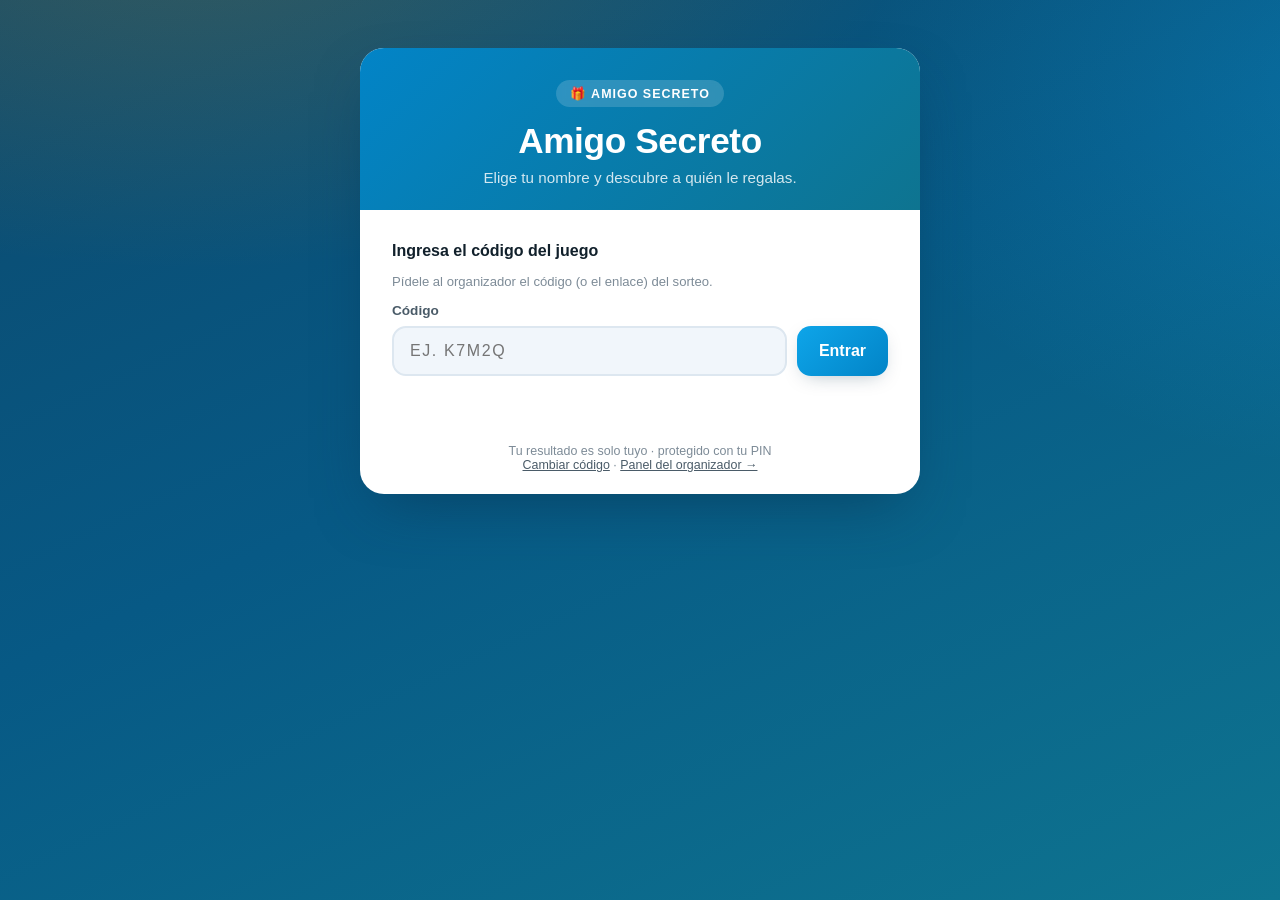
<file: index.html>
<!DOCTYPE html>
<html lang="es">
<head>
    <meta charset="UTF-8">
    <meta name="viewport" content="width=device-width, initial-scale=1.0, viewport-fit=cover">
    <meta name="theme-color" content="#0c4a6e">
    <meta name="description" content="Entra al amigo secreto, elige tu nombre y descubre a quién le regalas.">
    <title>Amigo Secreto 🎁</title>
    <link rel="icon" type="image/svg+xml" href="favicon.svg">
    <link rel="apple-touch-icon" href="apple-touch-icon.png">
    <link rel="manifest" href="manifest.webmanifest">
    <meta name="mobile-web-app-capable" content="yes">
    <meta name="apple-mobile-web-app-capable" content="yes">
    <meta name="apple-mobile-web-app-status-bar-style" content="black-translucent">
    <meta name="apple-mobile-web-app-title" content="Amigo Secreto">
    <link rel="stylesheet" href="css/styles.css">
</head>
<body>
    <main class="app" role="main">
        <header class="app__header">
            <span class="app__badge">🎁 Amigo Secreto</span>
            <h1 class="app__title" id="gameTitle">Amigo Secreto</h1>
            <p class="app__subtitle">Elige tu nombre y descubre a quién le regalas.</p>
        </header>

        <nav class="tabs" id="tabs" hidden>
            <button class="tab is-active" type="button" data-view="reveal">🎁 Mi amigo secreto</button>
            <button class="tab" type="button" data-view="wishlists">📝 Listas de deseos</button>
        </nav>

        <div class="app__body">
            <!-- Pantallas a página completa -->
            <section class="screen is-active" id="stateLoading">
                <div class="loading"><div class="spinner"></div><p style="margin-top:14px;">Conectando…</p></div>
            </section>

            <section class="screen" id="stateConfig">
                <div class="state">
                    <div class="state__emoji">⚙️</div>
                    <h2>Falta configurar el proyecto</h2>
                    <p>Edita <code>js/firebase-config.js</code> con los datos de tu proyecto de Firebase.</p>
                </div>
            </section>

            <section class="screen" id="stateCode">
                <h2 class="section-title">Ingresa el código del juego</h2>
                <p class="hint" style="margin:0 0 14px;">Pídele al organizador el código (o el enlace) del sorteo.</p>
                <label class="field-label" for="codeInput">Código</label>
                <div class="add-row">
                    <input class="input" type="text" id="codeInput" maxlength="8" autocapitalize="characters"
                           autocomplete="off" placeholder="Ej. K7M2Q" style="text-transform:uppercase;letter-spacing:0.1em;">
                    <button class="btn btn--primary" id="codeBtn" type="button">Entrar</button>
                </div>
                <p class="feedback" id="codeFeedback" role="alert" aria-live="assertive"></p>
            </section>

            <section class="screen" id="stateNotFound">
                <div class="state">
                    <div class="state__emoji">🔍</div>
                    <h2>No encontramos ese sorteo</h2>
                    <p>Revisa el código con el organizador y vuelve a intentarlo.</p>
                </div>
                <div class="actions"><button class="btn btn--ghost btn--block" id="tryAnotherBtn" type="button">Probar otro código</button></div>
            </section>

            <section class="screen" id="stateWaiting">
                <div class="state">
                    <div class="state__emoji">⏳</div>
                    <h2>El sorteo todavía no está listo</h2>
                    <p>El organizador aún está preparando el amigo secreto. Vuelve a entrar en un rato.</p>
                </div>
                <div class="actions"><button class="btn btn--ghost btn--block" id="reloadBtn" type="button">Actualizar</button></div>
            </section>

            <!-- VISTA: mi amigo secreto -->
            <div class="view" id="viewReveal" hidden>
                <section class="screen" id="statePick">
                    <h2 class="section-title">¿Quién eres?</h2>
                    <p class="hint" style="margin:0 0 16px;">Toca tu nombre. La primera vez crearás un PIN para que nadie más vea tu resultado.</p>
                    <div class="name-grid" id="nameGrid"></div>
                </section>

                <section class="screen" id="revealDone">
                    <div class="state">
                        <div class="state__emoji">🎉</div>
                        <h2>¡Todos ya saben a quién regalar!</h2>
                        <p>Pásate a <strong>📝 Listas de deseos</strong> para ver qué le gustaría a cada quien.</p>
                    </div>
                </section>

                <section class="screen" id="stateLocked">
                    <div class="state">
                        <div class="state__emoji">🔒</div>
                        <h2>Este dispositivo ya reveló</h2>
                        <p>Ya viste tu amigo secreto como <strong id="lockedName"></strong>. Para proteger la sorpresa, los demás nombres quedan ocultos aquí.</p>
                        <p class="hint" style="margin-top:10px;">¿Te equivocaste o necesitas volver a jugar? Pídele al organizador que te dé acceso de nuevo (botón ↺ en su panel).</p>
                    </div>
                    <div class="actions">
                        <button class="btn btn--primary btn--block" id="reviewMineBtn" type="button">👀 Ver de nuevo mi amigo secreto</button>
                    </div>
                </section>
            </div>

            <!-- VISTA: listas de deseos (tablero público) -->
            <div class="view" id="viewWishlists" hidden>
                <h2 class="section-title">Listas de deseos</h2>
                <p class="hint" style="margin:0 0 16px;">Toca a una persona para ver su lista. Para poner la tuya, toca <strong>tu nombre</strong> y pulsa <strong>«✏️ Es mi lista, editar»</strong> (te pedirá tu PIN).</p>
                <div class="name-grid" id="wishGrid"></div>
            </div>
        </div>

        <p class="identity-bar" id="identityBar" hidden>
            👤 Estás como <strong id="identityName"></strong> · <a href="#" id="identityChange">no soy yo / cambiar</a>
        </p>

        <p class="footnote">
            Tu resultado es solo tuyo · protegido con tu PIN<br>
            <a href="#" id="changeCodeLink">Cambiar código</a> · <a href="admin.html">Panel del organizador →</a>
        </p>
    </main>

    <!-- Suspenso (chocolateo) -->
    <div class="overlay suspense" id="suspense" aria-hidden="true">
        <div class="suspense__gift">🎁</div>
        <p class="suspense__msg" id="suspenseMsg"></p>
        <div class="suspense__dots"><span></span><span></span><span></span></div>
    </div>

    <!-- Revelación -->
    <div class="overlay reveal" id="revealOverlay" role="dialog" aria-modal="true" aria-labelledby="revealCardTitle" aria-hidden="true">
        <div class="reveal__card">
            <div class="reveal__gift">🎁</div>
            <p class="reveal__eyebrow" id="revealCardTitle"><strong id="giverLabel"></strong>, le regalas a…</p>
            <div class="reveal__name" id="secretName">—</div>
            <p class="reveal__phrase" id="funnyPhrase"></p>
            <div class="wishbox" id="revealWishlist"></div>

            <div class="notesbox">
                <div class="wishbox__title">💌 Déjale un mensaje anónimo a <span id="noteReceiverName"></span></div>
                <div class="add-row">
                    <input class="input" type="text" id="noteInput" maxlength="200" autocomplete="off" placeholder="Ej. ¡Vas a tener una Navidad increíble! 🎄">
                    <button class="btn btn--primary" id="noteSendBtn" type="button">Enviar</button>
                </div>
                <p class="feedback" id="noteFeedback" role="alert" aria-live="assertive"></p>
            </div>

            <div class="notesbox" id="notesForMeBox"></div>

            <button class="btn btn--accent btn--block" id="editMyWishBtn" type="button">📝 Editar mi lista de deseos</button>
            <button class="btn btn--primary btn--block" id="closeRevealBtn" type="button" style="margin-top:10px;">Entendido, ocultar</button>
        </div>
    </div>

    <!-- Modal de PIN -->
    <div class="overlay modal" id="pinModal" role="dialog" aria-modal="true" aria-labelledby="pinTitle" aria-hidden="true">
        <div class="modal__card">
            <h2 class="modal__title" id="pinTitle">Tu PIN</h2>
            <p class="modal__note" id="pinNote"></p>
            <div class="pin-field">
                <label class="field-label" for="pin1" id="pin1Label">PIN (4 dígitos)</label>
                <input class="input pin-input" id="pin1" type="password" inputmode="numeric" maxlength="4" autocomplete="off">
            </div>
            <div class="pin-field" id="pin2Field" hidden>
                <label class="field-label" for="pin2">Repite tu PIN</label>
                <input class="input pin-input" id="pin2" type="password" inputmode="numeric" maxlength="4" autocomplete="off">
            </div>
            <p class="feedback" id="pinFeedback" role="alert" aria-live="assertive"></p>
            <div class="actions" style="margin-top:8px;">
                <button class="btn btn--primary btn--block" id="pinConfirmBtn" type="button">Continuar</button>
                <button class="btn btn--ghost btn--block" id="pinCancelBtn" type="button">Cancelar</button>
            </div>
        </div>
    </div>

    <!-- Ver lista de deseos (solo lectura) -->
    <div class="overlay modal" id="wishViewModal" role="dialog" aria-modal="true" aria-labelledby="wishViewTitle" aria-hidden="true">
        <div class="modal__card">
            <div class="wish-head">
                <div class="wish-head__avatar" id="wishViewAvatar" aria-hidden="true"></div>
                <h2 class="modal__title" id="wishViewTitle" style="margin:0;">Lista de deseos</h2>
            </div>
            <ul class="deseos" id="wishViewList"></ul>
            <div class="actions" style="margin-top:16px;">
                <button class="btn btn--accent btn--block" id="wishEditFromView" type="button">✏️ Es mi lista, editar</button>
                <button class="btn btn--ghost btn--block" id="wishViewClose" type="button">Cerrar</button>
            </div>
        </div>
    </div>

    <!-- Editar mi lista de deseos -->
    <div class="overlay modal" id="wishEditModal" role="dialog" aria-modal="true" aria-labelledby="wishEditTitle" aria-hidden="true">
        <div class="modal__card">
            <h2 class="modal__title" id="wishEditTitle">Tu lista de deseos</h2>
            <p class="modal__note">Agrega los regalos que te gustaría recibir. Lo verá quien te regale (y el resto en el tablero).</p>
            <div class="add-row">
                <input class="input" type="text" id="wishInput" maxlength="120" autocomplete="off" placeholder="Ej. Audífonos bluetooth, talla M…">
                <button class="btn btn--primary" id="wishAddBtn" type="button">+ Agregar</button>
            </div>
            <p class="feedback" id="wishFeedback" role="alert" aria-live="assertive"></p>
            <ul class="deseos" id="wishEditList" style="margin-top:14px;"></ul>
            <div class="actions" style="margin-top:14px;">
                <button class="btn btn--accent btn--block" id="wishSaveBtn" type="button">Guardar mi lista</button>
                <button class="btn btn--ghost btn--block" id="wishEditClose" type="button">Cerrar</button>
            </div>
        </div>
    </div>

    <script type="module" src="js/player.js"></script>
</body>
</html>
</file>
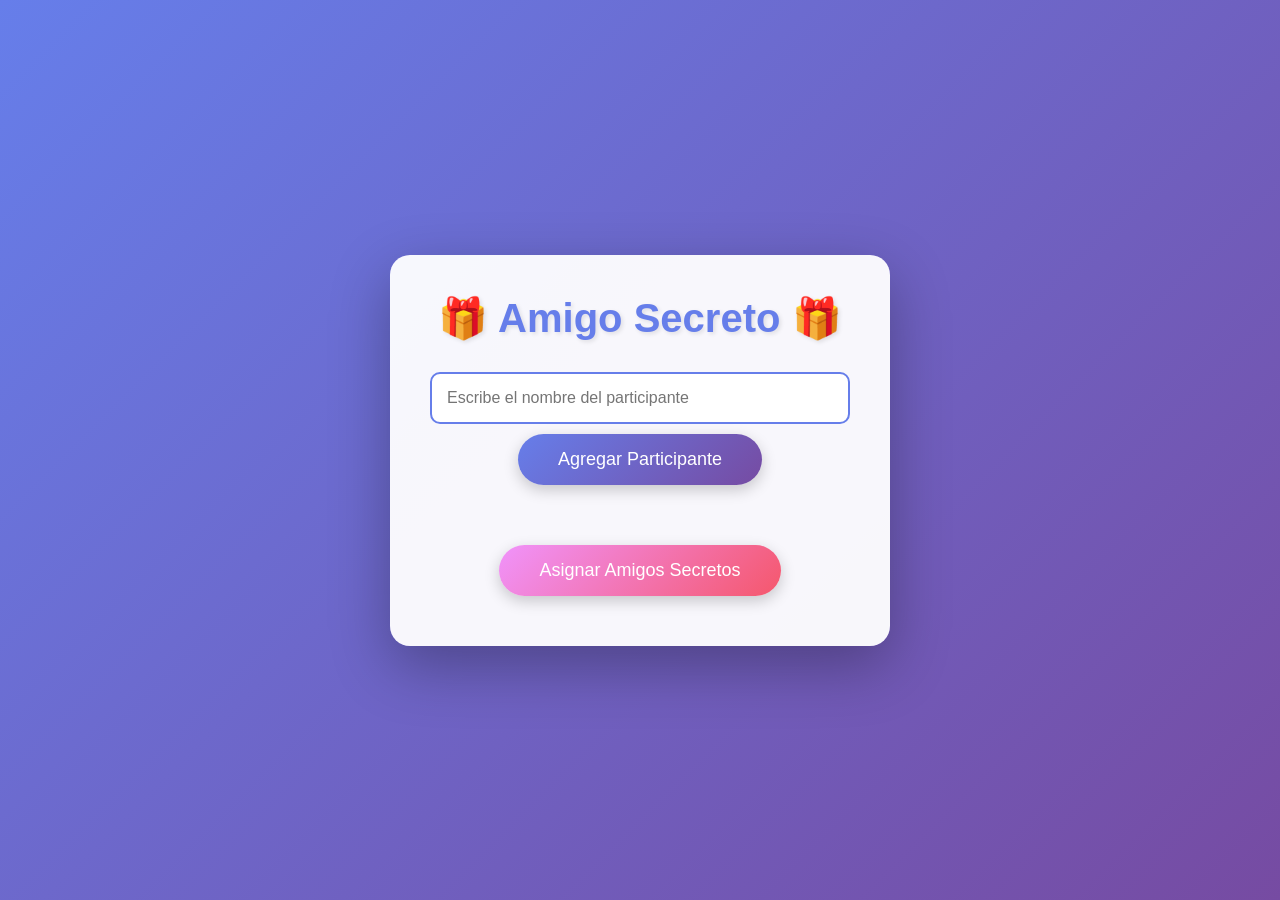
<file: Dicen del Amigo Secreto.html>
<!DOCTYPE html>
<html lang="es">
<head>
    <meta charset="UTF-8">
    <meta name="viewport" content="width=device-width, initial-scale=1.0">
    <title>Amigo Secreto 🎁</title>
    <style>
        * {
            margin: 0;
            padding: 0;
            box-sizing: border-box;
        }

        body {
            font-family: 'Segoe UI', Tahoma, Geneva, Verdana, sans-serif;
            background: linear-gradient(135deg, #667eea 0%, #764ba2 100%);
            min-height: 100vh;
            display: flex;
            justify-content: center;
            align-items: center;
            overflow: hidden;
        }

        .container {
            background: rgba(255, 255, 255, 0.95);
            padding: 40px;
            border-radius: 20px;
            box-shadow: 0 20px 60px rgba(0, 0, 0, 0.3);
            max-width: 500px;
            width: 90%;
            text-align: center;
            position: relative;
            z-index: 10;
        }

        h1 {
            color: #667eea;
            margin-bottom: 30px;
            font-size: 2.5em;
            text-shadow: 2px 2px 4px rgba(0, 0, 0, 0.1);
        }

        .input-group {
            margin-bottom: 20px;
        }

        input {
            width: 100%;
            padding: 15px;
            font-size: 16px;
            border: 2px solid #667eea;
            border-radius: 10px;
            transition: all 0.3s;
        }

        input:focus {
            outline: none;
            border-color: #764ba2;
            box-shadow: 0 0 15px rgba(118, 75, 162, 0.3);
        }

        button {
            background: linear-gradient(135deg, #667eea 0%, #764ba2 100%);
            color: white;
            border: none;
            padding: 15px 40px;
            font-size: 18px;
            border-radius: 50px;
            cursor: pointer;
            transition: all 0.3s;
            margin: 10px;
            box-shadow: 0 5px 15px rgba(0, 0, 0, 0.2);
        }

        button:hover {
            transform: translateY(-3px);
            box-shadow: 0 8px 25px rgba(0, 0, 0, 0.3);
        }

        .participants-list {
            text-align: left;
            margin: 20px 0;
            max-height: 200px;
            overflow-y: auto;
        }

        .participant-item {
            background: #f0f0f0;
            padding: 10px;
            margin: 5px 0;
            border-radius: 8px;
            display: flex;
            justify-content: space-between;
            align-items: center;
        }

        .remove-btn {
            background: #ff4757;
            padding: 5px 15px;
            font-size: 14px;
        }

        .select-section {
            margin: 30px 0;
        }

        .select-section select {
            width: 100%;
            padding: 15px;
            font-size: 16px;
            border: 2px solid #667eea;
            border-radius: 10px;
            background: white;
            cursor: pointer;
            margin-bottom: 15px;
        }

        .reveal-container {
            position: fixed;
            top: 0;
            left: 0;
            width: 100%;
            height: 100%;
            background: linear-gradient(135deg, #1e3c72 0%, #2a5298 50%, #7e22ce 100%);
            display: none;
            justify-content: center;
            align-items: center;
            z-index: 1000;
        }

        .reveal-box {
            background: white;
            padding: 60px;
            border-radius: 30px;
            text-align: center;
            position: relative;
            animation: popIn 0.6s cubic-bezier(0.68, -0.55, 0.265, 1.55);
            box-shadow: 0 30px 90px rgba(0, 0, 0, 0.5);
            max-width: 600px;
        }

        @keyframes popIn {
            0% {
                transform: scale(0) rotate(180deg);
                opacity: 0;
            }
            100% {
                transform: scale(1) rotate(0deg);
                opacity: 1;
            }
        }

        .reveal-box h2 {
            font-size: 3em;
            color: #667eea;
            margin-bottom: 20px;
            animation: glow 2s ease-in-out infinite;
        }

        @keyframes glow {
            0%, 100% {
                text-shadow: 0 0 20px #667eea, 0 0 30px #667eea;
            }
            50% {
                text-shadow: 0 0 30px #764ba2, 0 0 40px #764ba2;
            }
        }

        .secret-friend {
            font-size: 2.5em;
            color: #764ba2;
            font-weight: bold;
            margin: 30px 0;
            padding: 20px;
            background: linear-gradient(135deg, #ffecd2 0%, #fcb69f 100%);
            border-radius: 15px;
            animation: pulse 2s ease-in-out infinite;
        }

        @keyframes pulse {
            0%, 100% {
                transform: scale(1);
            }
            50% {
                transform: scale(1.05);
            }
        }

        .funny-phrase {
            font-size: 1.3em;
            color: #555;
            font-style: italic;
            margin: 20px 0;
            line-height: 1.6;
        }

        .close-btn {
            background: #ff4757;
            margin-top: 20px;
        }

        .balloon {
            position: fixed;
            width: 60px;
            height: 75px;
            border-radius: 50% 50% 50% 50% / 60% 60% 40% 40%;
            z-index: 999;
            animation: floatUp 5s ease-out forwards;
            box-shadow: inset -10px -10px 20px rgba(0, 0, 0, 0.1);
        }

        .balloon::before {
            content: '';
            position: absolute;
            bottom: -20px;
            left: 50%;
            width: 2px;
            height: 40px;
            background: #333;
            transform: translateX(-50%);
        }

        .balloon::after {
            content: '▼';
            position: absolute;
            bottom: -30px;
            left: 50%;
            transform: translateX(-50%);
            color: #333;
            font-size: 10px;
        }

        @keyframes floatUp {
            0% {
                transform: translateY(100vh) translateX(0) rotate(0deg);
                opacity: 1;
            }
            100% {
                transform: translateY(-150vh) translateX(var(--random-x)) rotate(var(--random-rotation));
                opacity: 0.3;
            }
        }

        @keyframes colorChange {
            0% { filter: hue-rotate(0deg) brightness(1.2); }
            25% { filter: hue-rotate(90deg) brightness(1.4); }
            50% { filter: hue-rotate(180deg) brightness(1.2); }
            75% { filter: hue-rotate(270deg) brightness(1.4); }
            100% { filter: hue-rotate(360deg) brightness(1.2); }
        }

        .balloon.color-changing {
            animation: floatUp 5s ease-out forwards, colorChange 3s ease-in-out infinite;
        }

        .confetti {
            position: fixed;
            width: 10px;
            height: 10px;
            animation: fall 4s linear infinite;
            z-index: 999;
        }

        @keyframes fall {
            to {
                transform: translateY(100vh) rotate(360deg);
            }
        }

        .gift-3d {
            font-size: 100px;
            animation: spin3d 3s ease-in-out infinite;
            display: inline-block;
        }

        @keyframes spin3d {
            0%, 100% {
                transform: rotateY(0deg) rotateX(0deg);
            }
            50% {
                transform: rotateY(180deg) rotateX(20deg);
            }
        }

        .hidden {
            display: none !important;
        }

        .floating-button {
            position: fixed;
            bottom: 30px;
            right: 30px;
            background: linear-gradient(135deg, #f093fb 0%, #f5576c 100%);
            color: white;
            border: none;
            padding: 20px 30px;
            font-size: 18px;
            border-radius: 50px;
            cursor: pointer;
            box-shadow: 0 10px 30px rgba(240, 147, 251, 0.5);
            z-index: 100;
            transition: all 0.3s;
            display: none;
            animation: pulse-float 2s ease-in-out infinite;
        }

        .floating-button:hover {
            transform: translateY(-5px) scale(1.05);
            box-shadow: 0 15px 40px rgba(240, 147, 251, 0.7);
        }

        @keyframes pulse-float {
            0%, 100% {
                transform: translateY(0);
            }
            50% {
                transform: translateY(-10px);
            }
        }

        .assignments-modal {
            position: fixed;
            top: 0;
            left: 0;
            width: 100%;
            height: 100%;
            background: rgba(0, 0, 0, 0.8);
            display: none;
            justify-content: center;
            align-items: center;
            z-index: 3000;
        }

        .assignments-box {
            background: white;
            padding: 40px;
            border-radius: 20px;
            max-width: 600px;
            max-height: 80vh;
            overflow-y: auto;
            box-shadow: 0 20px 60px rgba(0, 0, 0, 0.5);
        }

        .assignments-box h2 {
            color: #667eea;
            margin-bottom: 20px;
            text-align: center;
        }

        .assignment-item {
            background: linear-gradient(135deg, #ffecd2 0%, #fcb69f 100%);
            padding: 15px;
            margin: 10px 0;
            border-radius: 10px;
            display: flex;
            justify-content: space-between;
            align-items: center;
            font-size: 18px;
        }

        .assignment-arrow {
            color: #667eea;
            font-weight: bold;
            font-size: 24px;
        }

        .intro-screen {
            position: fixed;
            top: 0;
            left: 0;
            width: 100%;
            height: 100%;
            background: linear-gradient(135deg, #667eea 0%, #764ba2 100%);
            display: none;
            justify-content: center;
            align-items: center;
            z-index: 2000;
            overflow: hidden;
        }

        .intro-content {
            text-align: center;
            z-index: 2001;
            position: relative;
        }

        .intro-text {
            font-size: 3.5em;
            color: white;
            font-weight: bold;
            text-shadow: 0 0 30px rgba(255, 255, 255, 0.8),
                         0 0 60px rgba(255, 255, 255, 0.5);
            margin: 30px 0;
            opacity: 0;
            animation: fadeInOut 3s ease-in-out forwards;
        }

        .intro-text:nth-child(1) { animation-delay: 0s; }
        .intro-text:nth-child(2) { animation-delay: 3s; }
        .intro-text:nth-child(3) { animation-delay: 6s; }
        .intro-text:nth-child(4) { animation-delay: 9s; }

        @keyframes fadeInOut {
            0% {
                opacity: 0;
                transform: scale(0.5) translateY(50px);
            }
            15% {
                opacity: 1;
                transform: scale(1.2) translateY(0);
            }
            30%, 70% {
                opacity: 1;
                transform: scale(1) translateY(0);
            }
            85% {
                opacity: 1;
                transform: scale(1.1) translateY(-20px);
            }
            100% {
                opacity: 0;
                transform: scale(0.8) translateY(-50px);
            }
        }

        .background-balloon {
            position: absolute;
            width: 80px;
            height: 100px;
            border-radius: 50% 50% 50% 50% / 60% 60% 40% 40%;
            opacity: 0.3;
            animation: floatBackground 8s ease-in-out infinite;
        }

        @keyframes floatBackground {
            0%, 100% {
                transform: translateY(0) translateX(0) rotate(0deg);
            }
            25% {
                transform: translateY(-30px) translateX(20px) rotate(5deg);
            }
            50% {
                transform: translateY(-50px) translateX(-20px) rotate(-5deg);
            }
            75% {
                transform: translateY(-30px) translateX(15px) rotate(3deg);
            }
        }
    </style>
</head>
<body>
    <div class="container">
        <h1>🎁 Amigo Secreto 🎁</h1>
        
        <div class="input-group" id="inputSection">
            <input type="text" id="nameInput" placeholder="Escribe el nombre del participante">
            <button onclick="addParticipant()">Agregar Participante</button>
        </div>

        <div class="participants-list" id="participantsList"></div>

        <button onclick="assignSecretFriends()" id="assignBtn" style="background: linear-gradient(135deg, #f093fb 0%, #f5576c 100%);">
            Asignar Amigos Secretos
        </button>

        <div class="select-section hidden" id="selectSection">
            <h3 style="color: #667eea; margin-bottom: 15px;">Selecciona tu nombre:</h3>
            <select id="nameSelect">
                <option value="">-- Elige tu nombre --</option>
            </select>
            <button onclick="revealMyFriend()">✨ Ver Mi Confidente ✨</button>
        </div>
    </div>

    <div class="reveal-container" id="revealContainer">
        <div class="reveal-box">
            <div class="gift-3d">🎁</div>
            <h2>¡Tu Amigo Secreto es!</h2>
            <div class="secret-friend" id="secretFriendName">---</div>
            <div class="funny-phrase" id="funnyPhrase"></div>
            <button class="close-btn" onclick="closeReveal()">Cerrar</button>
        </div>
    </div>

    <div class="intro-screen" id="introScreen">
        <div class="intro-content">
            <div class="intro-text">La Familia es todo 🎉</div>
            <div class="intro-text">La Familia es lo mejor 💼</div>
            <div class="intro-text">Tener Familia es un tesoro 🤝</div>
            <div class="intro-text">Mi Familia, Tu Familia, Nuestra Familia ✨</div>
        </div>
    </div>

    <div class="assignments-modal" id="assignmentsModal">
        <div class="assignments-box">
            <h2>📋 Lista de Asignaciones</h2>
            <div id="assignmentsList"></div>
            <button onclick="closeAssignments()" style="width: 100%; margin-top: 20px;">Cerrar</button>
        </div>
    </div>

    <button class="floating-button" id="floatingBtn" onclick="showAssignments()">
        👀 Ver Asignaciones
    </button>

    <script>
        let participants = [];
        let assignments = {};
        let revealedNames = [];

        const funnyPhrases = [
            "¡Prepárate para ser el Santa Claus más sigiloso del año! 🎅",
            "Con grandes regalos vienen grandes responsabilidades... ¡y también grandes sonrisas! 😄",
            "La amistad es como un regalo: mejor cuando es sorpresa 🎉",
            "Recuerda: lo que pasa en el amigo secreto, se queda en el amigo secreto 🤫",
            "¡Es hora de poner tu creatividad en modo LEGENDARIO! 🌟",
            "Un buen amigo te conoce bien, un amigo secreto... te conoce TODO 👀",
            "¡Que comience la operación regalo perfecto! Misión: hacer sonreír 😊",
            "Dicen que el dinero no compra la felicidad, pero un buen regalo de amigo secreto... ¡se acerca! 💝",
            "Plot twist: ¡Ahora eres oficialmente un agente secreto del regalo! 🕵️",
            "La vida es mejor cuando compartes regalos con amigos... ¡sobre todo cuando es secreto! 🎊"
        ];

        function addParticipant() {
            const input = document.getElementById('nameInput');
            const name = input.value.trim();
            
            if (name && !participants.includes(name)) {
                participants.push(name);
                updateParticipantsList();
                input.value = '';
            }
        }

        function updateParticipantsList() {
            const list = document.getElementById('participantsList');
            list.innerHTML = '';
            
            participants.forEach((name, index) => {
                const item = document.createElement('div');
                item.className = 'participant-item';
                item.innerHTML = `
                    <span>${name}</span>
                    <button class="remove-btn" onclick="removeParticipant(${index})">Eliminar</button>
                `;
                list.appendChild(item);
            });
        }

        function removeParticipant(index) {
            participants.splice(index, 1);
            updateParticipantsList();
        }

        function assignSecretFriends() {
            if (participants.length < 2) {
                alert('Necesitas al menos 2 participantes');
                return;
            }

            // Algoritmo para asegurar que nadie se toque a sí mismo
            let validAssignment = false;
            let attempts = 0;
            const maxAttempts = 1000;

            while (!validAssignment && attempts < maxAttempts) {
                const shuffled = [...participants].sort(() => Math.random() - 0.5);
                assignments = {};
                validAssignment = true;
                
                for (let i = 0; i < participants.length; i++) {
                    const giver = participants[i];
                    const receiver = shuffled[i];
                    
                    // Verificar que nadie se toque a sí mismo
                    if (giver === receiver) {
                        validAssignment = false;
                        break;
                    }
                    
                    assignments[giver] = receiver;
                }
                
                attempts++;
            }

            if (!validAssignment) {
                alert('No se pudo generar una asignación válida. Por favor intenta de nuevo.');
                return;
            }
            
            // Ocultar sección de entrada y mostrar selector
            document.getElementById('inputSection').classList.add('hidden');
            document.getElementById('participantsList').classList.add('hidden');
            document.getElementById('assignBtn').classList.add('hidden');
            document.getElementById('selectSection').classList.remove('hidden');
            
            updateNameSelect();
            
            alert('¡Amigos secretos asignados! Ahora cada persona debe seleccionar su nombre.');
        }

        function updateNameSelect() {
            const select = document.getElementById('nameSelect');
            select.innerHTML = '<option value="">-- Elige tu nombre --</option>';
            
            const remainingNames = participants.filter(name => !revealedNames.includes(name));
            
            remainingNames.forEach(name => {
                const option = document.createElement('option');
                option.value = name;
                option.textContent = name;
                select.appendChild(option);
            });

            // Si todos vieron su confidente, mostrar el botón de asignaciones
            if (revealedNames.length === participants.length) {
                document.getElementById('floatingBtn').style.display = 'block';
                alert('🎉 ¡Todos han visto su amigo secreto! Ahora puedes ver todas las asignaciones presionando el botón flotante.');
            }
        }

        function revealMyFriend() {
            const select = document.getElementById('nameSelect');
            const name = select.value;
            
            if (!name) {
                alert('Por favor selecciona tu nombre');
                return;
            }

            if (revealedNames.includes(name)) {
                alert('Este nombre ya vio su confidente');
                return;
            }

            // Mostrar pantalla de introducción
            const introScreen = document.getElementById('introScreen');
            introScreen.style.display = 'flex';
            createBackgroundBalloons();

            // Después de 12 segundos, mostrar la revelación
            setTimeout(() => {
                introScreen.style.display = 'none';
                document.querySelectorAll('.background-balloon').forEach(el => el.remove());
                
                document.getElementById('secretFriendName').textContent = assignments[name];
                document.getElementById('funnyPhrase').textContent = 
                    funnyPhrases[Math.floor(Math.random() * funnyPhrases.length)];
                
                revealedNames.push(name);
                updateNameSelect();
                
                createSpectacularBalloons();
                createConfetti();
                document.getElementById('revealContainer').style.display = 'flex';
            }, 12500);
        }

        function closeReveal() {
            document.getElementById('revealContainer').style.display = 'none';
            document.querySelectorAll('.balloon, .confetti').forEach(el => el.remove());
        }

        function createBackgroundBalloons() {
            const colors = ['#ff6b6b', '#4ecdc4', '#45b7d1', '#f9ca24', '#f0932b', '#eb4d4b', '#6c5ce7', '#ff85a2', '#5f27cd', '#00d2d3'];
            
            for (let i = 0; i < 20; i++) {
                const balloon = document.createElement('div');
                balloon.className = 'background-balloon';
                balloon.style.left = Math.random() * 100 + '%';
                balloon.style.top = Math.random() * 100 + '%';
                balloon.style.backgroundColor = colors[Math.floor(Math.random() * colors.length)];
                balloon.style.animationDelay = Math.random() * 2 + 's';
                balloon.style.animationDuration = (6 + Math.random() * 4) + 's';
                document.getElementById('introScreen').appendChild(balloon);
            }
        }

        function showAssignments() {
            const list = document.getElementById('assignmentsList');
            list.innerHTML = '';
            
            Object.keys(assignments).forEach(giver => {
                const item = document.createElement('div');
                item.className = 'assignment-item';
                item.innerHTML = `
                    <span><strong>${giver}</strong></span>
                    <span class="assignment-arrow">➜</span>
                    <span><strong>${assignments[giver]}</strong></span>
                `;
                list.appendChild(item);
            });
            
            document.getElementById('assignmentsModal').style.display = 'flex';
        }

        function closeAssignments() {
            document.getElementById('assignmentsModal').style.display = 'none';
        }

        function createSpectacularBalloons() {
            const colors = ['#ff6b6b', '#4ecdc4', '#45b7d1', '#f9ca24', '#f0932b', '#eb4d4b', '#6c5ce7', '#ff85a2', '#5f27cd', '#00d2d3'];
            
            for (let i = 0; i < 25; i++) {
                setTimeout(() => {
                    const balloon = document.createElement('div');
                    balloon.className = 'balloon color-changing';
                    
                    const startX = Math.random() * 100;
                    const randomXMove = (Math.random() - 0.5) * 200;
                    const randomRotation = (Math.random() - 0.5) * 360;
                    
                    balloon.style.left = startX + '%';
                    balloon.style.bottom = '-100px';
                    balloon.style.backgroundColor = colors[Math.floor(Math.random() * colors.length)];
                    balloon.style.setProperty('--random-x', randomXMove + 'px');
                    balloon.style.setProperty('--random-rotation', randomRotation + 'deg');
                    balloon.style.animationDelay = (Math.random() * 0.5) + 's';
                    balloon.style.animationDuration = (4 + Math.random() * 2) + 's';
                    
                    document.body.appendChild(balloon);
                    
                    setTimeout(() => balloon.remove(), 6000);
                }, i * 150);
            }
        }

        function createConfetti() {
            const colors = ['#ff6b6b', '#4ecdc4', '#45b7d1', '#f9ca24', '#f0932b', '#eb4d4b', '#6c5ce7'];
            
            for (let i = 0; i < 50; i++) {
                const confetti = document.createElement('div');
                confetti.className = 'confetti';
                confetti.style.left = Math.random() * 100 + '%';
                confetti.style.top = -10 + 'px';
                confetti.style.backgroundColor = colors[Math.floor(Math.random() * colors.length)];
                confetti.style.animationDelay = Math.random() * 2 + 's';
                confetti.style.animationDuration = (3 + Math.random() * 2) + 's';
                document.body.appendChild(confetti);
            }
        }

        document.getElementById('nameInput').addEventListener('keypress', function(e) {
            if (e.key === 'Enter') {
                addParticipant();
            }
        });
    </script>
</body>
</html>
</file>
<file: css/styles.css>
:root {
    /* Tema "Azul océano" */
    --bg-1: #0c4a6e;
    --bg-2: #075985;
    --bg-3: #0e7490;
    --primary: #0ea5e9;
    --primary-strong: #0284c7;
    --accent: #f59e0b;
    --accent-strong: #d97706;
    --danger: #ef4444;
    --danger-strong: #dc2626;
    --ok: #10b981;
    --surface: #ffffff;
    --surface-soft: #f1f6fb;
    --surface-line: #dde7f0;
    --text: #11202b;
    --text-soft: #4a5b68;
    --text-muted: #7d8b97;
    --radius-lg: 24px;
    --radius-md: 14px;
    --radius-sm: 10px;
    --shadow-card: 0 24px 60px -20px rgba(8, 47, 73, 0.55);
    --shadow-soft: 0 6px 20px -8px rgba(8, 47, 73, 0.35);
    --ring: 0 0 0 4px rgba(14, 165, 233, 0.3);
    --font: -apple-system, BlinkMacSystemFont, "Segoe UI", Roboto, "Helvetica Neue", Arial, "Noto Sans", sans-serif;
}

* { margin: 0; padding: 0; box-sizing: border-box; }
/* El atributo `hidden` debe ganar siempre, incluso sobre clases con display:flex. */
[hidden] { display: none !important; }
html { -webkit-text-size-adjust: 100%; text-size-adjust: 100%; }
html, body { height: 100%; }

body {
    font-family: var(--font);
    color: var(--text);
    background:
        radial-gradient(1200px 600px at 15% -10%, rgba(245, 158, 11, 0.18), transparent 60%),
        radial-gradient(1000px 700px at 110% 10%, rgba(14, 165, 233, 0.28), transparent 55%),
        linear-gradient(155deg, var(--bg-1) 0%, var(--bg-2) 45%, var(--bg-3) 100%);
    background-attachment: fixed;
    min-height: 100dvh;
    display: flex;
    justify-content: center;
    align-items: flex-start;
    /* Respeta el notch / barra de gestos en iOS y Android */
    padding:
        max(clamp(16px, 4vw, 48px), env(safe-area-inset-top))
        max(16px, env(safe-area-inset-right))
        max(clamp(16px, 4vw, 48px), env(safe-area-inset-bottom))
        max(16px, env(safe-area-inset-left));
    -webkit-font-smoothing: antialiased;
    text-rendering: optimizeLegibility;
    -webkit-tap-highlight-color: transparent;
    overscroll-behavior-y: none;
}

.app {
    background: var(--surface);
    width: 100%;
    max-width: 560px;
    border-radius: var(--radius-lg);
    box-shadow: var(--shadow-card);
    overflow: hidden;
    position: relative;
    z-index: 10;
}
.app--wide { max-width: 680px; }

.app__header {
    text-align: center;
    padding: 32px 28px 24px;
    background: linear-gradient(135deg, var(--primary-strong), var(--bg-3));
    color: #fff;
    position: relative;
}
.app__badge {
    display: inline-flex; align-items: center; gap: 8px;
    font-size: 0.78rem; font-weight: 600; letter-spacing: 0.08em; text-transform: uppercase;
    padding: 6px 14px; border-radius: 999px;
    background: rgba(255, 255, 255, 0.16); backdrop-filter: blur(4px); margin-bottom: 14px;
}
.app__title { font-size: clamp(1.6rem, 6vw, 2.2rem); font-weight: 800; letter-spacing: -0.01em; }
.app__subtitle { margin-top: 8px; font-size: 0.95rem; color: rgba(255, 255, 255, 0.82); }
.app__body { padding: clamp(20px, 5vw, 32px); }

.app__logout {
    position: absolute; top: 16px; right: 16px;
    font-size: 0.8rem; font-weight: 600; color: #fff;
    background: rgba(255,255,255,0.16); border: none; border-radius: 999px;
    padding: 7px 14px; cursor: pointer; transition: background 0.2s;
}
.app__logout:hover { background: rgba(255,255,255,0.28); }

/* Sections / steps */
.step { display: none; animation: fadeUp 0.4s ease both; }
.step.is-active { display: block; }
.screen { display: none; }
.screen.is-active { display: block; animation: fadeUp 0.4s ease both; }
.view { animation: fadeUp 0.3s ease both; }

/* Tabs */
.tabs { display: flex; gap: 4px; padding: 8px clamp(12px, 4vw, 20px) 0; background: var(--surface); border-bottom: 1px solid var(--surface-line); }
.tab { flex: 1; background: none; border: none; font-family: inherit; font-size: 0.92rem; font-weight: 600; color: var(--text-muted); padding: 14px 8px; cursor: pointer; border-bottom: 3px solid transparent; transition: color 0.2s, border-color 0.2s; border-radius: 8px 8px 0 0; }
.tab:hover { color: var(--text-soft); background: var(--surface-soft); }
.tab.is-active { color: var(--primary-strong); border-bottom-color: var(--primary-strong); }
.tab:focus-visible { outline: none; box-shadow: var(--ring); }

/* Listas con casillas (selección de integrantes) */
.check-list { display: flex; flex-direction: column; gap: 6px; max-height: 280px; overflow-y: auto; }
.check-list label { display: flex; align-items: center; gap: 10px; padding: 10px 12px; background: var(--surface-soft); border: 1px solid var(--surface-line); border-radius: var(--radius-md); cursor: pointer; font-weight: 600; }
.check-list input { width: 18px; height: 18px; accent-color: var(--primary); cursor: pointer; }

/* Filas del historial */
.history-item { display: flex; align-items: center; gap: 12px; background: var(--surface-soft); border: 1px solid var(--surface-line); border-radius: var(--radius-md); padding: 12px 14px; margin-bottom: 8px; }
.history-item__info { flex: 1; min-width: 0; }
.history-item__title { font-weight: 700; word-break: break-word; }
.history-item__meta { font-size: 0.8rem; color: var(--text-muted); margin-top: 2px; }
.history-item__kind { font-size: 0.7rem; font-weight: 700; text-transform: uppercase; letter-spacing: 0.04em; color: var(--accent-strong); }

/* Selects de pares (registro manual) */
.pair-row { display: flex; align-items: center; gap: 10px; margin-bottom: 8px; }
.pair-row__from { flex: none; min-width: 110px; font-weight: 700; word-break: break-word; }
.pair-row__arrow { color: var(--accent-strong); flex: none; }
.pair-row select { flex: 1; }
@keyframes fadeUp { from { opacity: 0; transform: translateY(10px); } to { opacity: 1; transform: translateY(0); } }

.section-title { font-size: 1rem; color: var(--text); margin-bottom: 14px; }
.field-label { display: block; font-size: 0.85rem; font-weight: 600; color: var(--text-soft); margin-bottom: 8px; }

.input {
    width: 100%; padding: 14px 16px; font-size: 1rem; font-family: inherit; color: var(--text);
    border: 2px solid var(--surface-line); border-radius: var(--radius-md);
    background: var(--surface-soft); transition: border-color 0.2s, box-shadow 0.2s, background 0.2s;
}
.input:focus { outline: none; border-color: var(--primary); background: #fff; box-shadow: var(--ring); }

.add-row { display: flex; gap: 10px; }
.add-row .input { flex: 1; }

.btn {
    font-family: inherit; font-size: 1rem; font-weight: 600; border: none;
    border-radius: var(--radius-md); padding: 14px 22px; cursor: pointer;
    transition: transform 0.12s ease, box-shadow 0.2s, background 0.2s, opacity 0.2s;
    display: inline-flex; align-items: center; justify-content: center; gap: 8px;
}
.btn:focus-visible { outline: none; box-shadow: var(--ring); }
.btn:active { transform: translateY(1px); }
.btn:disabled { opacity: 0.5; cursor: not-allowed; }
.btn--primary { background: linear-gradient(135deg, var(--primary), var(--primary-strong)); color: #fff; box-shadow: var(--shadow-soft); }
.btn--primary:not(:disabled):hover { box-shadow: 0 12px 28px -10px rgba(2, 132, 199, 0.7); }
.btn--accent { background: linear-gradient(135deg, var(--accent), var(--accent-strong)); color: #fff; box-shadow: var(--shadow-soft); }
.btn--accent:not(:disabled):hover { box-shadow: 0 12px 28px -10px rgba(217, 119, 6, 0.7); }
.btn--ghost { background: var(--surface-soft); color: var(--text-soft); }
.btn--ghost:hover { background: #ececf6; }
.btn--danger { background: var(--surface-soft); color: var(--danger-strong); }
.btn--danger:hover { background: rgba(239,68,68,0.12); }
.btn--block { width: 100%; }
.add-row .btn { white-space: nowrap; }

.hint { margin-top: 8px; font-size: 0.82rem; color: var(--text-muted); }
.feedback { min-height: 20px; margin-top: 8px; font-size: 0.85rem; font-weight: 600; color: var(--danger-strong); }
.feedback--ok { color: var(--ok); }

.actions { display: flex; flex-direction: column; gap: 10px; margin-top: 26px; }

.check-row { display: flex; gap: 12px; align-items: flex-start; margin-top: 18px; padding: 14px; background: var(--surface-soft); border: 1px solid var(--surface-line); border-radius: var(--radius-md); cursor: pointer; font-size: 0.9rem; color: var(--text-soft); line-height: 1.45; }
.check-row input { width: 20px; height: 20px; flex: none; margin-top: 1px; accent-color: var(--primary); cursor: pointer; }
.check-row strong { color: var(--text); }

/* Control segmentado (género) */
.seg { display: flex; gap: 6px; background: var(--surface-soft); border: 1px solid var(--surface-line); border-radius: var(--radius-md); padding: 5px; }
.seg__opt { flex: 1; font-family: inherit; font-size: 0.82rem; font-weight: 600; color: var(--text-soft); background: transparent; border: none; border-radius: 9px; padding: 9px 6px; cursor: pointer; white-space: nowrap; transition: background 0.15s, color 0.15s, box-shadow 0.15s; }
.seg__opt:hover { color: var(--text); }
.seg__opt.is-active { background: #fff; color: var(--primary-strong); box-shadow: var(--shadow-soft); }
.seg__opt:focus-visible { outline: none; box-shadow: var(--ring); }

/* Formulario de integrante con vista previa del avatar */
.person-form { display: flex; gap: 14px; align-items: flex-start; }
.person-form__fields { flex: 1; min-width: 0; }
.avatar-preview { display: flex; align-items: center; }
.avatar-preview__img, .person-form__preview { width: 64px; height: 64px; flex: none; border-radius: 50%; overflow: hidden; background: var(--surface-line); box-shadow: var(--shadow-soft); }
.person-form__preview { margin-top: 28px; }

/* Counts / lists */
.list-head { display: flex; align-items: baseline; justify-content: space-between; margin: 26px 0 12px; }
.list-head h2 { font-size: 1rem; color: var(--text); }
.count-pill { font-size: 0.78rem; font-weight: 700; color: var(--primary-strong); background: rgba(14, 165, 233, 0.12); padding: 4px 12px; border-radius: 999px; }

.participants { list-style: none; display: flex; flex-direction: column; gap: 8px; max-height: 320px; overflow-y: auto; margin: 0 -4px; padding: 0 4px 2px; }
.participants__empty { text-align: center; color: var(--text-muted); font-size: 0.9rem; padding: 28px 12px; border: 2px dashed var(--surface-line); border-radius: var(--radius-md); }
.participant { display: flex; align-items: center; gap: 12px; background: var(--surface-soft); border: 1px solid var(--surface-line); padding: 10px 12px 10px 14px; border-radius: var(--radius-md); animation: fadeUp 0.25s ease both; }
.participant__avatar { width: 34px; height: 34px; flex: none; border-radius: 50%; overflow: hidden; background: var(--surface-line); }
.participant__name { flex: 1; font-weight: 600; word-break: break-word; }
.participant__meta { font-size: 0.78rem; color: var(--text-muted); font-weight: 600; }
.participant__remove { flex: none; width: 32px; height: 32px; border: none; border-radius: 8px; background: transparent; color: var(--text-muted); font-size: 1.2rem; line-height: 1; cursor: pointer; transition: background 0.2s, color 0.2s; }
.participant__remove:hover { background: rgba(239, 68, 68, 0.12); color: var(--danger-strong); }
.participant__remove:focus-visible { outline: none; box-shadow: var(--ring); }

/* Name grid (player picks their name) */
.name-grid { display: grid; grid-template-columns: repeat(auto-fill, minmax(140px, 1fr)); gap: 10px; }
.name-card {
    display: flex; align-items: center; gap: 10px; text-align: left;
    background: var(--surface-soft); border: 2px solid var(--surface-line);
    border-radius: var(--radius-md); padding: 12px 14px; cursor: pointer; font-family: inherit;
    transition: border-color 0.2s, box-shadow 0.2s, transform 0.12s, background 0.2s;
}
.name-card:hover { border-color: var(--primary); box-shadow: var(--shadow-soft); }
.name-card:active { transform: translateY(1px); }
.name-card:focus-visible { outline: none; box-shadow: var(--ring); }
.name-card__avatar { width: 40px; height: 40px; flex: none; border-radius: 50%; overflow: hidden; background: var(--surface-line); }
.name-card__name { font-weight: 700; word-break: break-word; flex: 1; }
.name-card.is-revealed { border-style: dashed; }
.name-card__badge { font-size: 0.72rem; font-weight: 700; color: var(--ok); white-space: nowrap; }
.name-card.is-locked .name-card__badge { color: var(--text-muted); }

/* Share box */
.share { background: var(--surface-soft); border: 1px solid var(--surface-line); border-radius: var(--radius-md); padding: 14px; margin-bottom: 22px; }
.share__label { font-size: 0.78rem; font-weight: 700; letter-spacing: 0.05em; text-transform: uppercase; color: var(--text-muted); margin-bottom: 8px; }
.share__row { display: flex; gap: 8px; }
.share__link { flex: 1; font-size: 0.85rem; color: var(--text-soft); background: #fff; border: 1px solid var(--surface-line); border-radius: var(--radius-sm); padding: 10px 12px; overflow: hidden; text-overflow: ellipsis; white-space: nowrap; }
.share__code { font-size: 1.4rem; font-weight: 800; letter-spacing: 0.15em; color: var(--primary-strong); text-align: center; padding: 6px 0 2px; }

.qr-wrap { display: flex; flex-direction: column; align-items: center; gap: 10px; margin-top: 16px; padding-top: 16px; border-top: 1px dashed var(--surface-line); }
.qr-wrap canvas { width: 180px; height: 180px; background: #fff; border-radius: var(--radius-sm); padding: 10px; box-shadow: var(--shadow-soft); }
.qr-actions { display: flex; gap: 8px; flex-wrap: wrap; justify-content: center; }

/* Progress */
.progress { display: flex; align-items: center; gap: 10px; background: var(--surface-soft); border: 1px solid var(--surface-line); border-radius: var(--radius-md); padding: 12px 14px; margin-bottom: 22px; }
.progress__bar { flex: 1; height: 8px; border-radius: 999px; background: var(--surface-line); overflow: hidden; }
.progress__fill { height: 100%; width: 0%; border-radius: 999px; background: linear-gradient(90deg, var(--primary), var(--accent)); transition: width 0.5s ease; }
.progress__text { font-size: 0.82rem; font-weight: 700; color: var(--text-soft); white-space: nowrap; }

/* Assignments table (admin) */
.assignment { display: flex; align-items: center; gap: 12px; background: var(--surface-soft); border: 1px solid var(--surface-line); border-radius: var(--radius-md); padding: 12px 14px; margin-bottom: 8px; }
.assignment__from, .assignment__to { font-weight: 700; flex: 1; word-break: break-word; }
.assignment__to { text-align: right; color: var(--primary-strong); }
.assignment__arrow { color: var(--accent-strong); font-size: 1.1rem; flex: none; }

/* States */
.state { text-align: center; padding: 30px 8px; }
.state__emoji { font-size: 2.6rem; }
.state h2 { margin: 10px 0 6px; font-size: 1.25rem; }
.state p { color: var(--text-soft); font-size: 0.95rem; line-height: 1.55; }
.state code { background: var(--surface-soft); border: 1px solid var(--surface-line); border-radius: 6px; padding: 2px 6px; font-size: 0.85em; }

/* Overlays */
.overlay { position: fixed; inset: 0; display: none; justify-content: center; align-items: center; padding: 20px; z-index: 1000; }
.overlay.is-open { display: flex; }

.suspense { background: linear-gradient(155deg, var(--bg-1), var(--bg-3)); z-index: 1100; flex-direction: column; text-align: center; color: #fff; overflow: hidden; }
.suspense__gift { font-size: 5rem; animation: bob 1.4s ease-in-out infinite; }
@keyframes bob { 0%,100% { transform: translateY(0) rotate(-4deg);} 50% { transform: translateY(-16px) rotate(4deg);} }
.suspense__msg { font-size: clamp(1.2rem, 5vw, 1.7rem); font-weight: 700; margin-top: 24px; max-width: 16ch; min-height: 2.2em; }
.suspense__dots { margin-top: 18px; display: flex; gap: 8px; }
.suspense__dots span { width: 10px; height: 10px; border-radius: 50%; background: rgba(255,255,255,0.85); animation: blink 1.2s infinite; }
.suspense__dots span:nth-child(2){ animation-delay: 0.2s; }
.suspense__dots span:nth-child(3){ animation-delay: 0.4s; }
@keyframes blink { 0%,100%{ opacity: 0.3; transform: scale(0.8);} 50%{ opacity: 1; transform: scale(1);} }

.reveal { background: rgba(15, 13, 40, 0.72); backdrop-filter: blur(6px); z-index: 1200; }
.reveal__card { background: var(--surface); border-radius: var(--radius-lg); padding: clamp(28px, 7vw, 44px); text-align: center; max-width: 440px; width: 100%; max-height: 90dvh; overflow-y: auto; box-shadow: 0 30px 80px -20px rgba(0,0,0,0.6); animation: pop 0.5s cubic-bezier(0.18, 0.89, 0.32, 1.28) both; }
@keyframes pop { from { transform: scale(0.85); opacity: 0; } to { transform: scale(1); opacity: 1; } }
.reveal__gift { font-size: 3rem; }
.reveal__eyebrow { color: var(--text-soft); font-size: 0.92rem; margin: 14px 0 4px; }
.reveal__eyebrow strong { color: var(--text); }
.reveal__name { font-size: clamp(1.8rem, 8vw, 2.6rem); font-weight: 800; background: linear-gradient(135deg, var(--primary-strong), var(--accent-strong)); -webkit-background-clip: text; background-clip: text; -webkit-text-fill-color: transparent; margin: 6px 0 18px; word-break: break-word; }
.reveal__phrase { color: var(--text-soft); font-style: italic; line-height: 1.55; margin-bottom: 26px; }

/* Generic modal */
.modal { background: rgba(15, 13, 40, 0.72); backdrop-filter: blur(6px); z-index: 1300; }
.modal__card { background: var(--surface); border-radius: var(--radius-lg); padding: clamp(24px, 6vw, 36px); max-width: 420px; width: 100%; max-height: 86dvh; overflow-y: auto; box-shadow: var(--shadow-card); }
.modal__title { text-align: center; margin-bottom: 6px; font-size: 1.25rem; }
.modal__note { text-align: center; color: var(--text-muted); font-size: 0.85rem; margin-bottom: 18px; line-height: 1.5; }

/* Listas de deseos */
.deseos { list-style: none; display: flex; flex-direction: column; gap: 8px; }
.deseos__empty { color: var(--text-muted); font-size: 0.9rem; text-align: center; padding: 18px 12px; border: 2px dashed var(--surface-line); border-radius: var(--radius-md); }
.deseo { display: flex; align-items: flex-start; gap: 10px; background: var(--surface-soft); border: 1px solid var(--surface-line); border-left: 4px solid var(--primary); border-radius: var(--radius-md); padding: 12px 14px; text-align: left; animation: fadeUp 0.25s ease both; }
.deseo.is-bought { border-left-color: var(--ok); opacity: 0.7; }
.deseo.is-bought .deseo__text { text-decoration: line-through; }
.deseo__icon { flex: none; font-size: 1.1rem; line-height: 1.4; }
.deseo__text { flex: 1; font-size: 0.98rem; color: var(--text); word-break: break-word; line-height: 1.4; }
.deseo__remove { flex: none; width: 30px; height: 30px; border: none; border-radius: 8px; background: transparent; color: var(--text-muted); font-size: 1.1rem; line-height: 1; cursor: pointer; transition: background 0.2s, color 0.2s; }
.deseo__remove:hover { background: rgba(239, 68, 68, 0.12); color: var(--danger-strong); }
.deseo__bought { flex: none; width: 30px; height: 30px; border: none; border-radius: 8px; background: transparent; font-size: 1rem; line-height: 1; cursor: pointer; transition: background 0.2s; }
.deseo__bought:hover { background: rgba(16, 185, 129, 0.14); }

.wishbox { text-align: left; margin: 6px 0 18px; }
.wishbox__title { font-size: 0.85rem; font-weight: 700; color: var(--text-soft); margin-bottom: 10px; }

.notesbox { text-align: left; margin: 0 0 18px; }
.notas { list-style: none; display: flex; flex-direction: column; gap: 8px; }
.nota { display: flex; align-items: flex-start; gap: 10px; background: var(--surface-soft); border: 1px solid var(--surface-line); border-left: 4px solid var(--accent); border-radius: var(--radius-md); padding: 12px 14px; text-align: left; animation: fadeUp 0.25s ease both; }
.nota__icon { flex: none; font-size: 1.1rem; line-height: 1.4; }
.nota__text { flex: 1; font-size: 0.95rem; color: var(--text); word-break: break-word; line-height: 1.4; font-style: italic; }

.wish-head { display: flex; align-items: center; gap: 12px; margin-bottom: 16px; }
.wish-head__avatar { width: 46px; height: 46px; border-radius: 50%; overflow: hidden; flex: none; background: var(--surface-line); }

/* Contenido de los avatares (SVG ilustrado o foto) */
.participant__avatar > *, .name-card__avatar > *, .wish-head__avatar > *,
.assignment__avatar > *, .avatar-preview__img > * { width: 100%; height: 100%; display: block; }
.participant__avatar img, .name-card__avatar img, .wish-head__avatar img,
.assignment__avatar img, .avatar-preview__img img { object-fit: cover; }
.assignment__avatar { width: 36px; height: 36px; flex: none; border-radius: 50%; overflow: hidden; background: var(--surface-line); }

/* PIN inputs */
.pin-input { letter-spacing: 0.5em; text-align: center; font-size: 1.4rem; font-weight: 700; }
.pin-field { margin-bottom: 14px; }

/* Spinner */
.spinner { width: 28px; height: 28px; border: 3px solid var(--surface-line); border-top-color: var(--primary); border-radius: 50%; margin: 0 auto; animation: spin 0.8s linear infinite; }
.spinner--light { border-color: rgba(255,255,255,0.3); border-top-color: #fff; }
@keyframes spin { to { transform: rotate(360deg); } }
.loading { text-align: center; padding: 40px 8px; color: var(--text-soft); }

/* Confetti */
.confetti-piece { position: fixed; top: -16px; width: 9px; height: 14px; z-index: 1250; pointer-events: none; border-radius: 2px; animation: confetti-fall linear forwards; }
@keyframes confetti-fall { to { transform: translateY(105dvh) rotate(720deg); opacity: 0.9; } }

.identity-bar { text-align: center; color: var(--text-soft); font-size: 0.82rem; padding: 12px 20px 0; }
.identity-bar strong { color: var(--text); }
.footnote { text-align: center; color: var(--text-muted); font-size: 0.78rem; padding: 8px 20px 22px; }
.footnote a { color: var(--text-soft); }

.divider { height: 1px; background: var(--surface-line); margin: 26px 0; border: 0; }

@media (prefers-reduced-motion: reduce) {
    *, *::before, *::after { animation-duration: 0.001ms !important; animation-iteration-count: 1 !important; transition-duration: 0.001ms !important; }
}
@media (max-width: 440px) {
    .add-row { flex-direction: column; }
    .add-row .btn { width: 100%; }
    .name-grid { grid-template-columns: 1fr 1fr; }
}
</file>
